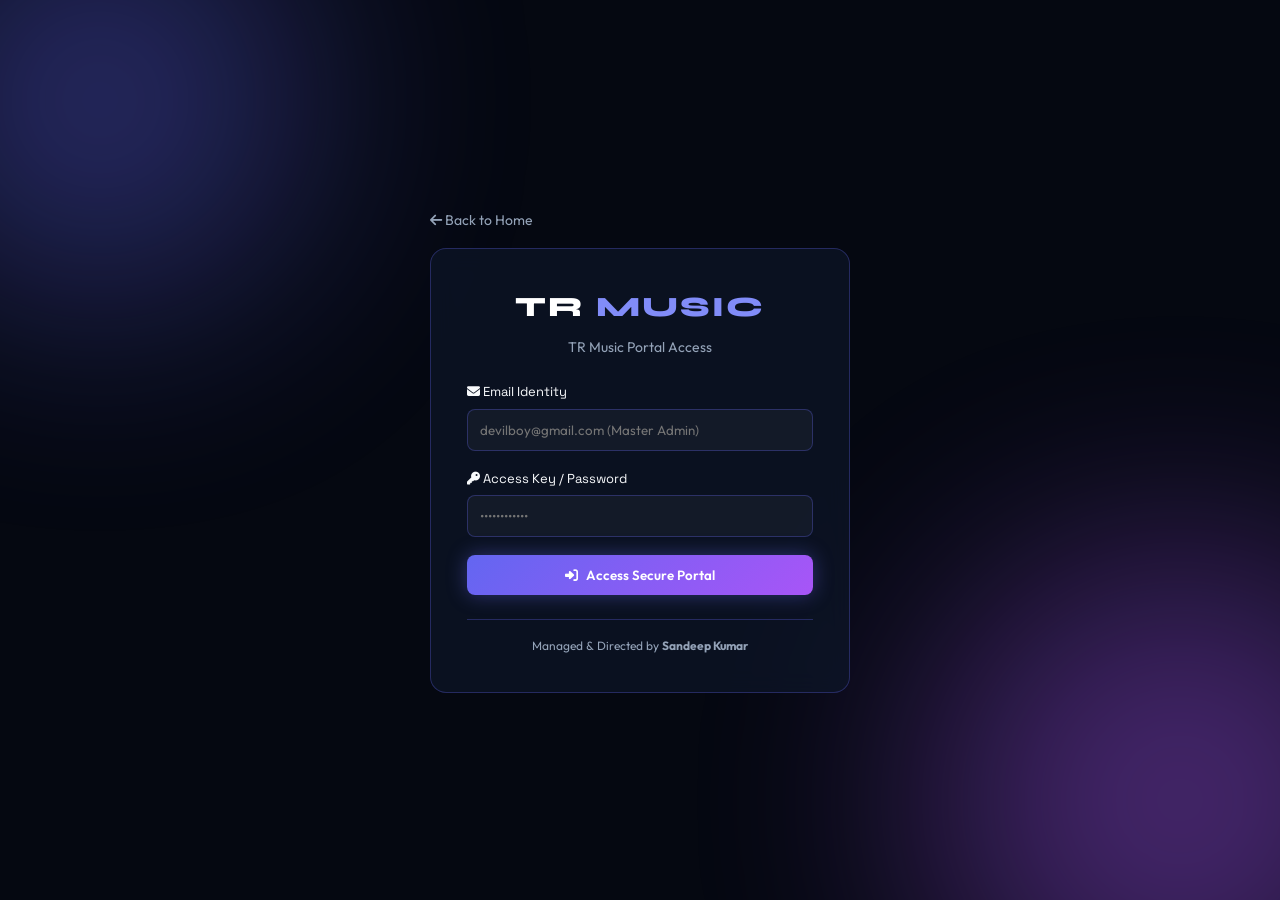
<file: login.html>
<!DOCTYPE html>
<html lang="en">
<head>
    <meta charset="UTF-8">
    <meta name="viewport" content="width=device-width, initial-scale=1.0">
    <title>Login — TR MUSIC Portal</title>
    <link rel="preconnect" href="https://fonts.googleapis.com">
    <link rel="preconnect" href="https://fonts.gstatic.com" crossorigin>
    <link href="https://fonts.googleapis.com/css2?family=Outfit:wght@300;500;700;900&family=Syne:wght@700;800&family=Space+Grotesk:wght@400;600&display=swap" rel="stylesheet">
    <link rel="stylesheet" href="https://cdnjs.cloudflare.com/ajax/libs/font-awesome/6.4.0/css/all.min.css">
    <link rel="stylesheet" href="css/style.css">
</head>
<body class="login-body">

    <div class="bg-orb orb-1"></div>
    <div class="bg-orb orb-2"></div>

    <div class="login-wrapper">
        <a href="index.html" class="back-home"><i class="fas fa-arrow-left"></i> Back to Home</a>
        <div class="glass-card login-card">
            <div class="login-header">
                <a href="index.html" class="logo">TR <span>MUSIC</span></a>
                <p class="login-subtitle">TR Music Portal Access</p>
            </div>

            <form class="login-form" id="loginForm">
                <div class="form-group">
                    <label><i class="fas fa-envelope"></i> Email Identity</label>
                    <input type="email" id="loginEmail" placeholder="devilboy@gmail.com (Master Admin)" required>
                </div>

                <div class="form-group">
                    <label><i class="fas fa-key"></i> Access Key / Password</label>
                    <input type="password" id="loginPassword" placeholder="••••••••••••" required>
                </div>

                <button type="submit" class="btn btn-glow btn-block">
                    <i class="fas fa-sign-in-alt"></i> Access Secure Portal
                </button>
            </form>

            <div class="login-footer">
                <p>Managed & Directed by <strong>Sandeep Kumar</strong></p>
            </div>
        </div>
    </div>

    <script>
        document.getElementById("loginForm").addEventListener("submit", function(e) {
            e.preventDefault();
            const email = document.getElementById("loginEmail").value.trim().toLowerCase();
            
            // Explicit Master Admin Authentication Check
            if (email === "devilboy@gmail.com") {
                alert("Master Admin Access Granted! Opening Control Center...");
                window.location.href = "dashboard/admin.html";
            } else {
                alert("Client Access Authenticated. Opening Artist Portal...");
                window.location.href = "dashboard/client.html";
            }
        });
    </script>
</body>
</html>
</file>
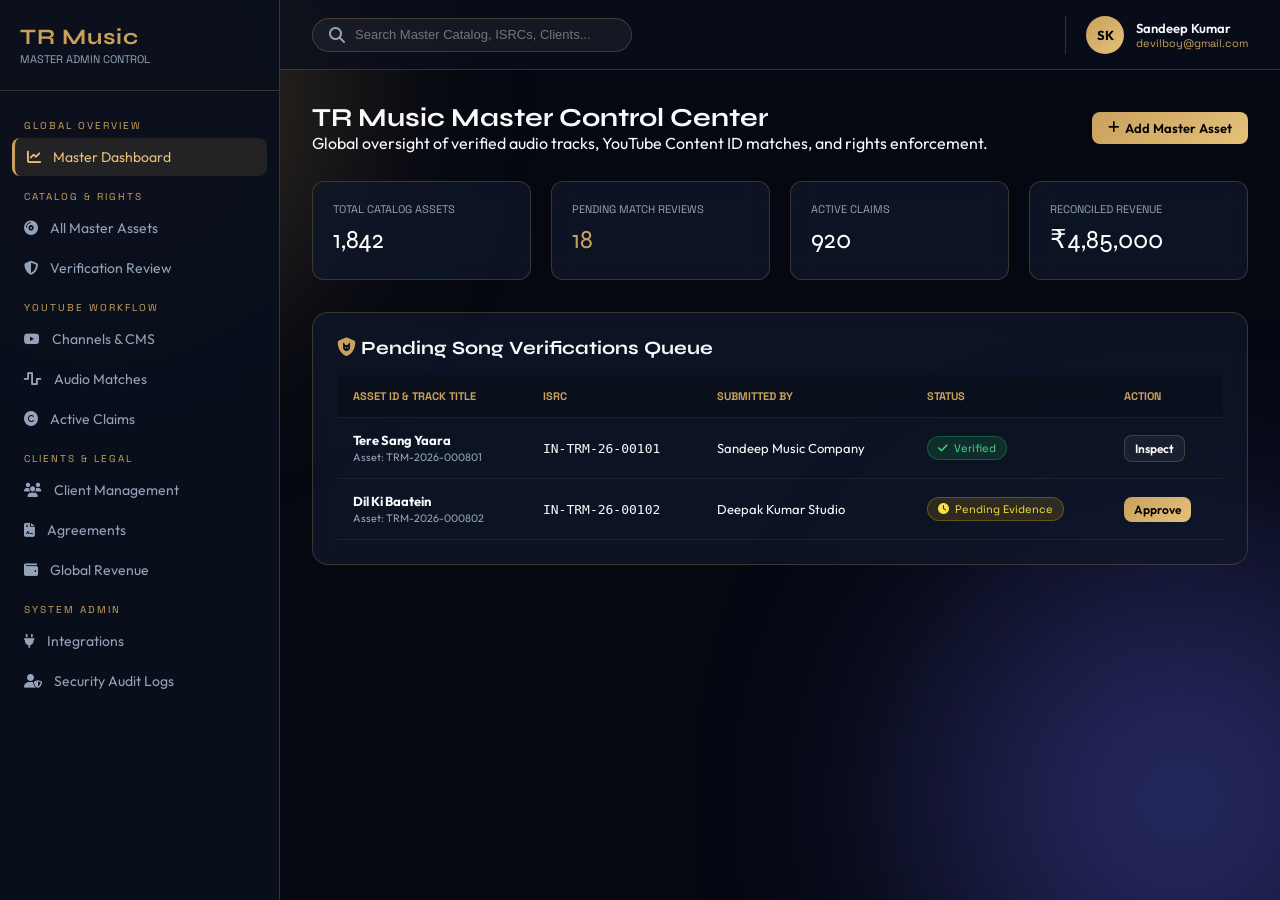
<file: dashboard/admin.html>
<!DOCTYPE html>
<html lang="en">
<head>
    <meta charset="UTF-8">
    <meta name="viewport" content="width=device-width, initial-scale=1.0">
    <title>TR Music — Master Admin Control Center</title>
    
    <link rel="preconnect" href="https://fonts.googleapis.com">
    <link rel="preconnect" href="https://fonts.gstatic.com" crossorigin>
    <link href="https://fonts.googleapis.com/css2?family=Outfit:wght@300;400;500;600;700;800&family=Space+Grotesk:wght@400;500;600;700&family=Syne:wght@700;800&display=swap" rel="stylesheet">
    <link rel="stylesheet" href="https://cdnjs.cloudflare.com/ajax/libs/font-awesome/6.4.0/css/all.min.css">

    <style>
        :root {
            --bg-dark: #050811;
            --bg-card: rgba(15, 23, 42, 0.75);
            --gold: #C9A15C;
            --gold-glow: #E5C17C;
            --border-glow: rgba(201, 161, 92, 0.25);
            --text-main: #f8fafc;
            --text-muted: #94a3b8;
            --success: #22c55e;
            --warning: #eab308;
            --danger: #ef4444;
            --font-head: 'Syne', sans-serif;
            --font-body: 'Outfit', sans-serif;
            --font-code: 'Space Grotesk', monospace;
        }

        * { margin: 0; padding: 0; box-sizing: border-box; }
        body {
            background-color: var(--bg-dark);
            color: var(--text-main);
            font-family: var(--font-body);
            display: flex;
            height: 100vh;
            overflow: hidden;
        }

        .orb {
            position: fixed;
            border-radius: 50%;
            filter: blur(120px);
            z-index: 0;
            pointer-events: none;
            opacity: 0.35;
        }
        .orb-1 { width: 400px; height: 400px; background: var(--gold); top: -100px; left: -100px; }
        .orb-2 { width: 500px; height: 500px; background: #6366f1; bottom: -150px; right: -150px; }

        .sidebar {
            width: 280px;
            background: rgba(10, 15, 29, 0.95);
            border-right: 1px solid var(--border-glow);
            display: flex;
            flex-direction: column;
            z-index: 10;
            backdrop-filter: blur(16px);
        }
        .sidebar-brand {
            padding: 24px 20px;
            border-bottom: 1px solid var(--border-glow);
        }
        .sidebar-brand h1 {
            font-family: var(--font-head);
            font-size: 22px;
            color: var(--gold);
            letter-spacing: 1px;
        }
        .sidebar-brand p {
            font-size: 11px;
            color: var(--text-muted);
            font-family: var(--font-code);
            margin-top: 2px;
        }

        .sidebar-menu { flex: 1; overflow-y: auto; padding: 16px 12px; }
        .menu-category {
            font-family: var(--font-code);
            font-size: 10px;
            color: var(--gold);
            letter-spacing: 2px;
            padding: 12px 12px 6px;
            text-transform: uppercase;
        }
        .nav-item {
            display: flex;
            align-items: center;
            gap: 12px;
            padding: 10px 12px;
            color: var(--text-muted);
            text-decoration: none;
            font-size: 14px;
            border-radius: 8px;
            margin-bottom: 2px;
            transition: all 0.2s;
            cursor: pointer;
        }
        .nav-item:hover, .nav-item.active {
            background: rgba(201, 161, 92, 0.12);
            color: var(--gold-glow);
            border-left: 3px solid var(--gold);
        }

        .main-wrapper {
            flex: 1;
            display: flex;
            flex-direction: column;
            z-index: 1;
            overflow: hidden;
        }

        .top-header {
            height: 70px;
            border-bottom: 1px solid var(--border-glow);
            background: rgba(10, 15, 29, 0.7);
            backdrop-filter: blur(12px);
            display: flex;
            align-items: center;
            justify-content: space-between;
            padding: 0 32px;
        }
        .search-bar {
            display: flex;
            align-items: center;
            background: rgba(255, 255, 255, 0.05);
            border: 1px solid var(--border-glow);
            border-radius: 20px;
            padding: 8px 16px;
            width: 320px;
            gap: 10px;
        }
        .search-bar input {
            background: transparent;
            border: none;
            color: #fff;
            outline: none;
            font-size: 13px;
            width: 100%;
        }
        .user-profile {
            display: flex;
            align-items: center;
            gap: 12px;
            font-size: 13px;
            border-left: 1px solid var(--border-glow);
            padding-left: 20px;
        }
        .avatar {
            width: 38px;
            height: 38px;
            border-radius: 50%;
            background: linear-gradient(135deg, var(--gold), var(--gold-glow));
            color: #000;
            display: flex;
            align-items: center;
            justify-content: center;
            font-weight: 700;
        }

        .dashboard-body { flex: 1; overflow-y: auto; padding: 32px; }

        .header-title-box {
            display: flex;
            justify-content: space-between;
            align-items: center;
            margin-bottom: 28px;
        }
        .header-title-box h2 { font-family: var(--font-head); font-size: 26px; }

        .kpi-grid {
            display: grid;
            grid-template-columns: repeat(auto-fit, minmax(200px, 1fr));
            gap: 20px;
            margin-bottom: 32px;
        }
        .kpi-card {
            background: var(--bg-card);
            border: 1px solid var(--border-glow);
            border-radius: 12px;
            padding: 20px;
            backdrop-filter: blur(12px);
        }
        .kpi-title { font-family: var(--font-code); font-size: 11px; color: var(--text-muted); }
        .kpi-value { font-family: var(--font-head); font-size: 26px; color: #fff; margin: 8px 0 4px; }

        .glass-card {
            background: var(--bg-card);
            border: 1px solid var(--border-glow);
            border-radius: 16px;
            padding: 24px;
            backdrop-filter: blur(12px);
            margin-bottom: 24px;
        }

        table { width: 100%; border-collapse: collapse; text-align: left; font-size: 13px; }
        th, td { padding: 14px 16px; border-bottom: 1px solid rgba(201, 161, 92, 0.1); }
        th { font-family: var(--font-code); color: var(--gold); font-size: 11px; text-transform: uppercase; background: rgba(0, 0, 0, 0.2); }

        .status-badge {
            padding: 4px 10px;
            border-radius: 20px;
            font-size: 11px;
            font-family: var(--font-code);
            display: inline-flex;
            align-items: center;
            gap: 6px;
        }
        .status-active { background: rgba(34, 197, 94, 0.15); color: #4ade80; border: 1px solid rgba(34, 197, 94, 0.3); }
        .status-pending { background: rgba(234, 179, 8, 0.15); color: #fde047; border: 1px solid rgba(234, 179, 8, 0.3); }

        .btn {
            padding: 8px 16px;
            border-radius: 8px;
            font-family: var(--font-body);
            font-size: 13px;
            font-weight: 600;
            border: none;
            cursor: pointer;
            transition: all 0.2s;
            display: inline-flex;
            align-items: center;
            gap: 6px;
        }
        .btn-gold { background: linear-gradient(135deg, var(--gold), var(--gold-glow)); color: #000; }
        .btn-glass { background: rgba(255, 255, 255, 0.05); border: 1px solid var(--border-glow); color: #fff; }
        .btn-sm { padding: 5px 10px; font-size: 12px; }
    </style>
</head>
<body>

    <div class="orb orb-1"></div>
    <div class="orb orb-2"></div>

    <aside class="sidebar">
        <div class="sidebar-brand">
            <h1>TR Music</h1>
            <p>MASTER ADMIN CONTROL</p>
        </div>

        <div class="sidebar-menu">
            <div class="menu-category">Global Overview</div>
            <a class="nav-item active"><i class="fas fa-chart-line"></i> Master Dashboard</a>

            <div class="menu-category">Catalog & Rights</div>
            <a class="nav-item"><i class="fas fa-compact-disc"></i> All Master Assets</a>
            <a class="nav-item"><i class="fas fa-shield-halved"></i> Verification Review</a>

            <div class="menu-category">YouTube Workflow</div>
            <a class="nav-item"><i class="fab fa-youtube"></i> Channels & CMS</a>
            <a class="nav-item"><i class="fas fa-wave-square"></i> Audio Matches</a>
            <a class="nav-item"><i class="fas fa-copyright"></i> Active Claims</a>

            <div class="menu-category">Clients & Legal</div>
            <a class="nav-item"><i class="fas fa-users"></i> Client Management</a>
            <a class="nav-item"><i class="fas fa-file-contract"></i> Agreements</a>
            <a class="nav-item"><i class="fas fa-wallet"></i> Global Revenue</a>

            <div class="menu-category">System Admin</div>
            <a class="nav-item"><i class="fas fa-plug"></i> Integrations</a>
            <a class="nav-item"><i class="fas fa-user-shield"></i> Security Audit Logs</a>
        </div>
    </aside>

    <div class="main-wrapper">
        <header class="top-header">
            <div class="search-bar">
                <i class="fas fa-search" style="color: var(--text-muted);"></i>
                <input type="text" placeholder="Search Master Catalog, ISRCs, Clients...">
            </div>

            <div class="user-profile">
                <div class="avatar">SK</div>
                <div>
                    <div style="font-weight: 600;">Sandeep Kumar</div>
                    <div style="font-size: 11px; color: var(--gold); font-family: var(--font-code);">devilboy@gmail.com</div>
                </div>
            </div>
        </header>

        <main class="dashboard-body">
            <div class="header-title-box">
                <div>
                    <h2>TR Music Master Control Center</h2>
                    <p>Global oversight of verified audio tracks, YouTube Content ID matches, and rights enforcement.</p>
                </div>
                <button class="btn btn-gold"><i class="fas fa-plus"></i> Add Master Asset</button>
            </div>

            <div class="kpi-grid">
                <div class="kpi-card">
                    <div class="kpi-title">TOTAL CATALOG ASSETS</div>
                    <div class="kpi-value">1,842</div>
                </div>
                <div class="kpi-card">
                    <div class="kpi-title">PENDING MATCH REVIEWS</div>
                    <div class="kpi-value" style="color: var(--gold);">18</div>
                </div>
                <div class="kpi-card">
                    <div class="kpi-title">ACTIVE CLAIMS</div>
                    <div class="kpi-value">920</div>
                </div>
                <div class="kpi-card">
                    <div class="kpi-title">RECONCILED REVENUE</div>
                    <div class="kpi-value">₹4,85,000</div>
                </div>
            </div>

            <div class="glass-card">
                <h3 style="font-family: var(--font-head); margin-bottom: 16px;"><i class="fas fa-shield-cat" style="color: var(--gold);"></i> Pending Song Verifications Queue</h3>
                <table>
                    <thead>
                        <tr>
                            <th>Asset ID & Track Title</th>
                            <th>ISRC</th>
                            <th>Submitted By</th>
                            <th>Status</th>
                            <th>Action</th>
                        </tr>
                    </thead>
                    <tbody>
                        <tr>
                            <td><b>Tere Sang Yaara</b><br><small style="color: var(--text-muted);">Asset: TRM-2026-000801</small></td>
                            <td><code>IN-TRM-26-00101</code></td>
                            <td>Sandeep Music Company</td>
                            <td><span class="status-badge status-active"><i class="fas fa-check"></i> Verified</span></td>
                            <td><button class="btn btn-glass btn-sm">Inspect</button></td>
                        </tr>
                        <tr>
                            <td><b>Dil Ki Baatein</b><br><small style="color: var(--text-muted);">Asset: TRM-2026-000802</small></td>
                            <td><code>IN-TRM-26-00102</code></td>
                            <td>Deepak Kumar Studio</td>
                            <td><span class="status-badge status-pending"><i class="fas fa-clock"></i> Pending Evidence</span></td>
                            <td><button class="btn btn-gold btn-sm" onclick="alert('Verification approved by Sandeep Kumar')">Approve</button></td>
                        </tr>
                    </tbody>
                </table>
            </div>
        </main>
    </div>

</body>
</html>
</file>
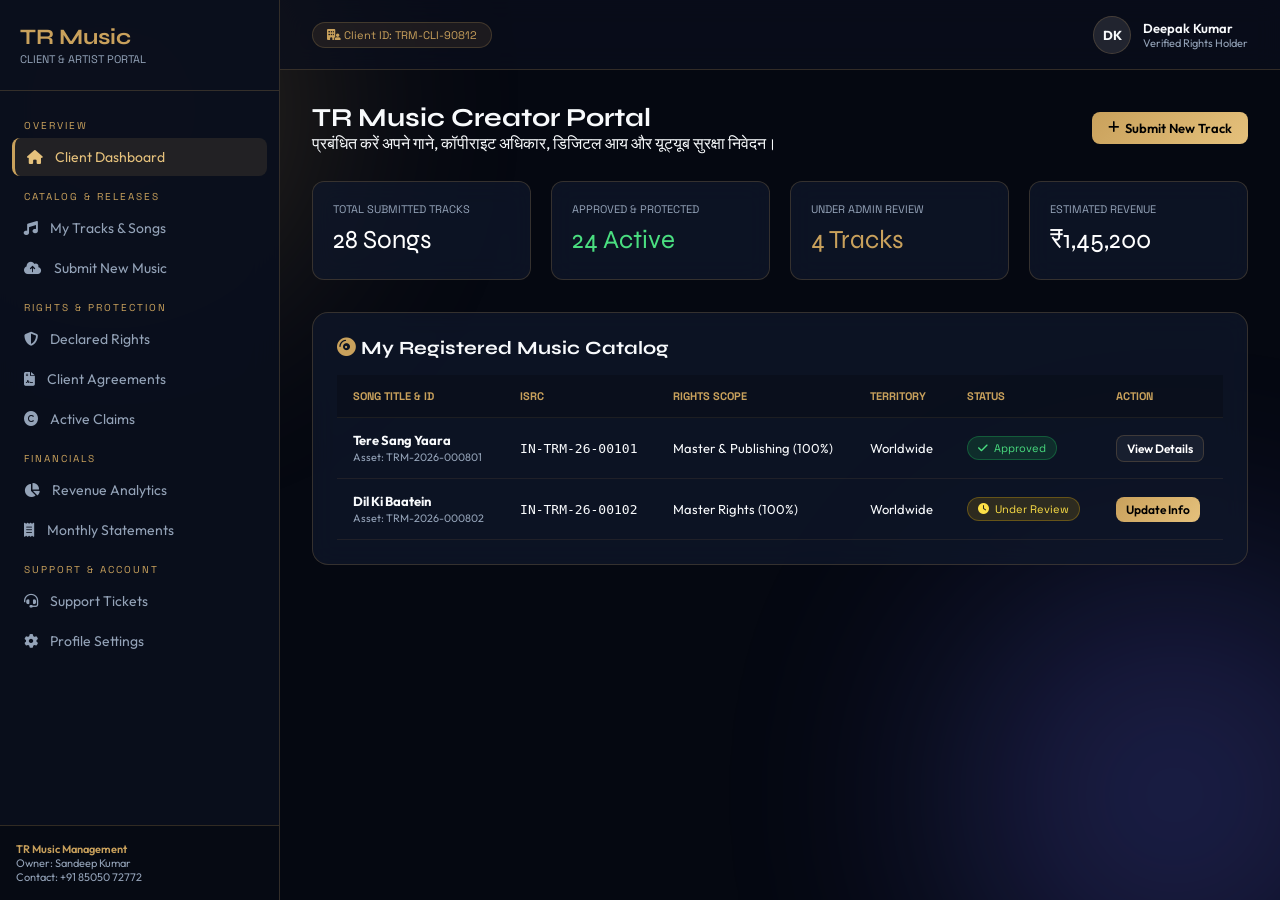
<file: dashboard/client.html>
<!DOCTYPE html>
<html lang="hi">
<head>
    <meta charset="UTF-8">
    <meta name="viewport" content="width=device-width, initial-scale=1.0">
    <title>TR Music — Client & Artist Rights Portal</title>
    
    <link rel="preconnect" href="https://fonts.googleapis.com">
    <link rel="preconnect" href="https://fonts.gstatic.com" crossorigin>
    <link href="https://fonts.googleapis.com/css2?family=Outfit:wght@300;400;500;600;700;800&family=Space+Grotesk:wght@400;500;600;700&family=Syne:wght@700;800&display=swap" rel="stylesheet">
    <link rel="stylesheet" href="https://cdnjs.cloudflare.com/ajax/libs/font-awesome/6.4.0/css/all.min.css">

    <style>
        :root {
            --bg-dark: #050811;
            --bg-card: rgba(15, 23, 42, 0.75);
            --gold: #C9A15C;
            --gold-glow: #E5C17C;
            --border-glow: rgba(201, 161, 92, 0.22);
            --text-main: #f8fafc;
            --text-muted: #94a3b8;
            --font-head: 'Syne', sans-serif;
            --font-body: 'Outfit', sans-serif;
            --font-code: 'Space Grotesk', monospace;
        }

        * { margin: 0; padding: 0; box-sizing: border-box; }
        body {
            background-color: var(--bg-dark);
            color: var(--text-main);
            font-family: var(--font-body);
            display: flex;
            height: 100vh;
            overflow: hidden;
        }

        .orb {
            position: fixed;
            border-radius: 50%;
            filter: blur(120px);
            z-index: 0;
            pointer-events: none;
            opacity: 0.25;
        }
        .orb-1 { width: 380px; height: 380px; background: var(--gold); top: -80px; left: -80px; }
        .orb-2 { width: 450px; height: 450px; background: #6366f1; bottom: -120px; right: -120px; }

        .sidebar {
            width: 280px;
            background: rgba(10, 15, 29, 0.95);
            border-right: 1px solid var(--border-glow);
            display: flex;
            flex-direction: column;
            z-index: 10;
            backdrop-filter: blur(16px);
        }
        .sidebar-brand {
            padding: 24px 20px;
            border-bottom: 1px solid var(--border-glow);
        }
        .sidebar-brand h1 {
            font-family: var(--font-head);
            font-size: 22px;
            color: var(--gold);
        }
        .sidebar-brand p {
            font-size: 11px;
            color: var(--text-muted);
            font-family: var(--font-code);
            margin-top: 2px;
        }

        .sidebar-menu { flex: 1; overflow-y: auto; padding: 16px 12px; }
        .menu-category {
            font-family: var(--font-code);
            font-size: 10px;
            color: var(--gold);
            letter-spacing: 2px;
            padding: 12px 12px 6px;
            text-transform: uppercase;
        }
        .nav-item {
            display: flex;
            align-items: center;
            gap: 12px;
            padding: 10px 12px;
            color: var(--text-muted);
            text-decoration: none;
            font-size: 14px;
            border-radius: 8px;
            margin-bottom: 2px;
            transition: all 0.2s;
            cursor: pointer;
        }
        .nav-item:hover, .nav-item.active {
            background: rgba(201, 161, 92, 0.12);
            color: var(--gold-glow);
            border-left: 3px solid var(--gold);
        }

        .company-footer {
            padding: 16px;
            border-top: 1px solid var(--border-glow);
            font-size: 11px;
            color: var(--text-muted);
            background: rgba(0, 0, 0, 0.3);
        }

        .main-wrapper {
            flex: 1;
            display: flex;
            flex-direction: column;
            z-index: 1;
            overflow: hidden;
        }

        .top-header {
            height: 70px;
            border-bottom: 1px solid var(--border-glow);
            background: rgba(10, 15, 29, 0.7);
            backdrop-filter: blur(12px);
            display: flex;
            align-items: center;
            justify-content: space-between;
            padding: 0 32px;
        }
        .client-id-badge {
            font-family: var(--font-code);
            font-size: 11px;
            color: var(--gold);
            background: rgba(201, 161, 92, 0.1);
            padding: 5px 14px;
            border-radius: 20px;
            border: 1px solid var(--border-glow);
        }

        .dashboard-body { flex: 1; overflow-y: auto; padding: 32px; }

        .header-title-box {
            display: flex;
            justify-content: space-between;
            align-items: center;
            margin-bottom: 28px;
        }
        .header-title-box h2 { font-family: var(--font-head); font-size: 26px; }

        .kpi-grid {
            display: grid;
            grid-template-columns: repeat(auto-fit, minmax(200px, 1fr));
            gap: 20px;
            margin-bottom: 32px;
        }
        .kpi-card {
            background: var(--bg-card);
            border: 1px solid var(--border-glow);
            border-radius: 12px;
            padding: 20px;
            backdrop-filter: blur(12px);
        }
        .kpi-title { font-family: var(--font-code); font-size: 11px; color: var(--text-muted); }
        .kpi-value { font-family: var(--font-head); font-size: 26px; color: #fff; margin: 8px 0 4px; }

        .glass-card {
            background: var(--bg-card);
            border: 1px solid var(--border-glow);
            border-radius: 16px;
            padding: 24px;
            backdrop-filter: blur(12px);
            margin-bottom: 24px;
        }

        table { width: 100%; border-collapse: collapse; text-align: left; font-size: 13px; }
        th, td { padding: 14px 16px; border-bottom: 1px solid rgba(201, 161, 92, 0.1); }
        th { font-family: var(--font-code); color: var(--gold); font-size: 11px; text-transform: uppercase; background: rgba(0, 0, 0, 0.2); }

        .status-badge {
            padding: 4px 10px;
            border-radius: 20px;
            font-size: 11px;
            font-family: var(--font-code);
            display: inline-flex;
            align-items: center;
            gap: 6px;
        }
        .status-approved { background: rgba(34, 197, 94, 0.15); color: #4ade80; border: 1px solid rgba(34, 197, 94, 0.3); }
        .status-pending { background: rgba(234, 179, 8, 0.15); color: #fde047; border: 1px solid rgba(234, 179, 8, 0.3); }

        .btn {
            padding: 8px 16px;
            border-radius: 8px;
            font-family: var(--font-body);
            font-size: 13px;
            font-weight: 600;
            border: none;
            cursor: pointer;
            transition: all 0.2s;
            display: inline-flex;
            align-items: center;
            gap: 6px;
        }
        .btn-gold { background: linear-gradient(135deg, var(--gold), var(--gold-glow)); color: #000; }
        .btn-glass { background: rgba(255, 255, 255, 0.05); border: 1px solid var(--border-glow); color: #fff; }
        .btn-sm { padding: 5px 10px; font-size: 12px; }

        /* Modal Overlay & Upload Form Styling */
        .modal-overlay {
            position: fixed;
            top: 0; left: 0; width: 100%; height: 100%;
            background: rgba(5, 8, 17, 0.88);
            backdrop-filter: blur(10px);
            z-index: 200;
            display: flex;
            justify-content: center;
            align-items: center;
            padding: 20px;
        }
        .modal-content {
            width: 100%;
            max-width: 850px;
            max-height: 90vh;
            overflow-y: auto;
            border: 1px solid var(--border-glow);
            box-shadow: 0 0 30px rgba(201, 161, 92, 0.15);
        }
        .modal-header {
            display: flex;
            justify-content: space-between;
            align-items: center;
            border-bottom: 1px solid var(--border-glow);
            padding-bottom: 16px;
            margin-bottom: 20px;
        }
        .modal-header h3 { font-family: var(--font-head); font-size: 20px; color: var(--gold); }
        .close-btn { font-size: 24px; cursor: pointer; color: var(--text-muted); }
        .close-btn:hover { color: #fff; }

        .form-section-title {
            font-family: var(--font-code);
            font-size: 12px;
            color: var(--gold);
            letter-spacing: 1.5px;
            text-transform: uppercase;
            margin: 20px 0 12px;
            border-bottom: 1px dashed rgba(201, 161, 92, 0.2);
            padding-bottom: 4px;
        }

        .form-row { display: flex; gap: 16px; margin-bottom: 16px; flex-wrap: wrap; }
        .form-group { flex: 1; min-width: 240px; }
        .form-group label {
            display: block;
            font-size: 12px;
            font-family: var(--font-code);
            color: var(--text-muted);
            margin-bottom: 6px;
        }
        .form-group input, .form-group select, .form-group textarea {
            width: 100%;
            padding: 10px 14px;
            background: rgba(255, 255, 255, 0.04);
            border: 1px solid var(--border-glow);
            border-radius: 8px;
            color: #fff;
            font-family: var(--font-body);
            font-size: 14px;
            outline: none;
            transition: 0.3s;
        }
        .form-group input:focus, .form-group select:focus, .form-group textarea:focus {
            border-color: var(--gold);
            box-shadow: 0 0 10px rgba(201, 161, 92, 0.2);
        }
        .form-group input[type="file"] {
            padding: 8px;
            background: rgba(201, 161, 92, 0.05);
            cursor: pointer;
        }
    </style>
</head>
<body>

    <div class="orb orb-1"></div>
    <div class="orb orb-2"></div>

    <aside class="sidebar">
        <div class="sidebar-brand">
            <h1>TR Music</h1>
            <p>CLIENT & ARTIST PORTAL</p>
        </div>

        <div class="sidebar-menu">
            <div class="menu-category">Overview</div>
            <a class="nav-item active"><i class="fas fa-house"></i> Client Dashboard</a>

            <div class="menu-category">Catalog & Releases</div>
            <a class="nav-item"><i class="fas fa-music"></i> My Tracks & Songs</a>
            <a class="nav-item" onclick="openUploadModal()"><i class="fas fa-cloud-arrow-up"></i> Submit New Music</a>

            <div class="menu-category">Rights & Protection</div>
            <a class="nav-item"><i class="fas fa-shield-halved"></i> Declared Rights</a>
            <a class="nav-item"><i class="fas fa-file-contract"></i> Client Agreements</a>
            <a class="nav-item"><i class="fas fa-copyright"></i> Active Claims</a>

            <div class="menu-category">Financials</div>
            <a class="nav-item"><i class="fas fa-chart-pie"></i> Revenue Analytics</a>
            <a class="nav-item"><i class="fas fa-receipt"></i> Monthly Statements</a>

            <div class="menu-category">Support & Account</div>
            <a class="nav-item"><i class="fas fa-headset"></i> Support Tickets</a>
            <a class="nav-item"><i class="fas fa-gear"></i> Profile Settings</a>
        </div>

        <div class="company-footer">
            <div style="font-weight: 600; color: var(--gold);">TR Music Management</div>
            <div>Owner: Sandeep Kumar</div>
            <div>Contact: +91 85050 72772</div>
        </div>
    </aside>

    <div class="main-wrapper">
        <header class="top-header">
            <span class="client-id-badge"><i class="fas fa-building-user"></i> Client ID: TRM-CLI-90812</span>

            <div style="display: flex; align-items: center; gap: 12px; font-size: 13px;">
                <div style="width: 38px; height: 38px; border-radius: 50%; background: rgba(255,255,255,0.1); border: 1px solid var(--border-glow); display: flex; align-items: center; justify-content: center; font-weight: 700;">DK</div>
                <div>
                    <div style="font-weight: 600;">Deepak Kumar</div>
                    <div style="font-size: 11px; color: var(--text-muted);">Verified Rights Holder</div>
                </div>
            </div>
        </header>

        <main class="dashboard-body">
            <div class="header-title-box">
                <div>
                    <h2>TR Music Creator Portal</h2>
                    <p>प्रबंधित करें अपने गाने, कॉपीराइट अधिकार, डिजिटल आय और यूट्यूब सुरक्षा निवेदन।</p>
                </div>
                <button class="btn btn-gold" onclick="openUploadModal()"><i class="fas fa-plus"></i> Submit New Track</button>
            </div>

            <div class="kpi-grid">
                <div class="kpi-card">
                    <div class="kpi-title">TOTAL SUBMITTED TRACKS</div>
                    <div class="kpi-value">28 Songs</div>
                </div>
                <div class="kpi-card">
                    <div class="kpi-title">APPROVED & PROTECTED</div>
                    <div class="kpi-value" style="color: #4ade80;">24 Active</div>
                </div>
                <div class="kpi-card">
                    <div class="kpi-title">UNDER ADMIN REVIEW</div>
                    <div class="kpi-value" style="color: var(--gold);">4 Tracks</div>
                </div>
                <div class="kpi-card">
                    <div class="kpi-title">ESTIMATED REVENUE</div>
                    <div class="kpi-value">₹1,45,200</div>
                </div>
            </div>

            <div class="glass-card">
                <h3 style="font-family: var(--font-head); margin-bottom: 16px;"><i class="fas fa-compact-disc" style="color: var(--gold);"></i> My Registered Music Catalog</h3>
                <table>
                    <thead>
                        <tr>
                            <th>Song Title & ID</th>
                            <th>ISRC</th>
                            <th>Rights Scope</th>
                            <th>Territory</th>
                            <th>Status</th>
                            <th>Action</th>
                        </tr>
                    </thead>
                    <tbody>
                        <tr>
                            <td><b>Tere Sang Yaara</b><br><small style="color: var(--text-muted);">Asset: TRM-2026-000801</small></td>
                            <td><code>IN-TRM-26-00101</code></td>
                            <td>Master & Publishing (100%)</td>
                            <td>Worldwide</td>
                            <td><span class="status-badge status-approved"><i class="fas fa-check"></i> Approved</span></td>
                            <td><button class="btn btn-glass btn-sm">View Details</button></td>
                        </tr>
                        <tr>
                            <td><b>Dil Ki Baatein</b><br><small style="color: var(--text-muted);">Asset: TRM-2026-000802</small></td>
                            <td><code>IN-TRM-26-00102</code></td>
                            <td>Master Rights (100%)</td>
                            <td>Worldwide</td>
                            <td><span class="status-badge status-pending"><i class="fas fa-clock"></i> Under Review</span></td>
                            <td><button class="btn btn-gold btn-sm" onclick="openUploadModal()">Update Info</button></td>
                        </tr>
                    </tbody>
                </table>
            </div>
        </main>
    </div>

    <!-- Complete Song Submission Modal Wizard -->
    <div id="uploadModal" class="modal-overlay" style="display: none;">
        <div class="glass-card modal-content">
            <div class="modal-header">
                <h3><i class="fas fa-cloud-arrow-up"></i> New Music Submission Wizard</h3>
                <span class="close-btn" onclick="closeUploadModal()">&times;</span>
            </div>

            <form id="fullSongUploadForm" onsubmit="submitSongForm(event)">
                
                <!-- Section 1: Track Metadata -->
                <div class="form-section-title"><i class="fas fa-info-circle"></i> 1. Track Basic Details</div>
                
                <div class="form-row">
                    <div class="form-group">
                        <label>Song Title (गाने का नाम) *</label>
                        <input type="text" placeholder="e.g. Tu Yaad Aata Hai" required>
                    </div>
                    <div class="form-group">
                        <label>Alternate Title / Version</label>
                        <input type="text" placeholder="e.g. Lofi Remix / Acoustic Version">
                    </div>
                </div>

                <div class="form-row">
                    <div class="form-group">
                        <label>Language (भाषा) *</label>
                        <select required>
                            <option value="Hindi">Hindi</option>
                            <option value="Punjabi">Punjabi</option>
                            <option value="Bhojpuri">Bhojpuri</option>
                            <option value="Haryanvi">Haryanvi</option>
                            <option value="English">English</option>
                        </select>
                    </div>
                    <div class="form-group">
                        <label>Genre *</label>
                        <select required>
                            <option value="Romantic">Romantic / Sad</option>
                            <option value="Pop">Pop / Commercial</option>
                            <option value="Hip-Hop">Hip-Hop / Rap</option>
                            <option value="Folk">Folk / Traditional</option>
                            <option value="Devotional">Devotional / Bhakti</option>
                        </select>
                    </div>
                </div>

                <!-- Section 2: Credits -->
                <div class="form-section-title"><i class="fas fa-users"></i> 2. Artist & Production Credits</div>

                <div class="form-row">
                    <div class="form-group">
                        <label>Primary Singer / Artist *</label>
                        <input type="text" placeholder="e.g. Deepak Kumar" required>
                    </div>
                    <div class="form-group">
                        <label>Music Composer / Director *</label>
                        <input type="text" placeholder="e.g. Hariom Kumar" required>
                    </div>
                </div>

                <div class="form-row">
                    <div class="form-group">
                        <label>Lyricist (गीतकार) *</label>
                        <input type="text" placeholder="e.g. Deepak Kumar" required>
                    </div>
                    <div class="form-group">
                        <label>Producer / Label Name *</label>
                        <input type="text" placeholder="e.g. Sandeep Music Company" required>
                    </div>
                </div>

                <!-- Section 3: Identifiers & Rights -->
                <div class="form-section-title"><i class="fas fa-barcode"></i> 3. Identifiers & Territory</div>

                <div class="form-row">
                    <div class="form-group">
                        <label>ISRC Code (If available)</label>
                        <input type="text" placeholder="IN-TRM-26-XXXXX">
                    </div>
                    <div class="form-group">
                        <label>UPC / EAN Code (Optional)</label>
                        <input type="text" placeholder="890XXXXXXXXXX">
                    </div>
                    <div class="form-group">
                        <label>Territory Policy *</label>
                        <select required>
                            <option value="Worldwide">Worldwide (Global Protection)</option>
                            <option value="India Only">India Only</option>
                        </select>
                    </div>
                </div>

                <!-- Section 4: File Uploads (Audio, Video, Thumbnail & Docs) -->
                <div class="form-section-title"><i class="fas fa-photo-film"></i> 4. Media & Document Uploads</div>

                <div class="form-row">
                    <div class="form-group">
                        <label><i class="fas fa-file-audio"></i> Master Audio File (.WAV / .MP3) *</label>
                        <input type="file" accept="audio/*" required>
                    </div>
                    <div class="form-group">
                        <label><i class="fas fa-file-image"></i> Cover Art / Thumbnail (3000x3000px JPG/PNG) *</label>
                        <input type="file" accept="image/*" required>
                    </div>
                </div>

                <div class="form-row">
                    <div class="form-group">
                        <label><i class="fas fa-file-video"></i> Video File (.MP4 - Optional)</label>
                        <input type="file" accept="video/*">
                    </div>
                    <div class="form-group">
                        <label><i class="fas fa-file-pdf"></i> Ownership Proof / Agreement Doc (.PDF)</label>
                        <input type="file" accept=".pdf,image/*">
                    </div>
                </div>

                <div style="display: flex; justify-content: flex-end; gap: 12px; margin-top: 24px;">
                    <button type="button" class="btn btn-glass" onclick="closeUploadModal()">Cancel</button>
                    <button type="submit" class="btn btn-gold"><i class="fas fa-paper-plane"></i> Submit Song to Sandeep Kumar</button>
                </div>
            </form>
        </div>
    </div>

    <script>
        function openUploadModal() {
            document.getElementById('uploadModal').style.display = 'flex';
        }

        function closeUploadModal() {
            document.getElementById('uploadModal').style.display = 'none';
        }

        function submitSongForm(e) {
            e.preventDefault();
            alert("Song and all media files submitted successfully! Sandeep Kumar (Master Admin) will review your submission.");
            closeUploadModal();
        }
    </script>
</body>
</html>
</file>
<file: css/style.css>
:root {
    --bg-main: #050811;
    --card-bg: rgba(15, 23, 42, 0.65);
    --border-glow: rgba(99, 102, 241, 0.3);
    --primary: #6366f1;
    --primary-glow: #818cf8;
    --accent: #22c55e;
    --text-head: 'Syne', sans-serif;
    --text-body: 'Outfit', sans-serif;
    --text-code: 'Space Grotesk', monospace;
    --text-light: #f8fafc;
    --text-muted: #94a3b8;
}

* { margin: 0; padding: 0; box-sizing: border-box; }
body { background-color: var(--bg-main); color: var(--text-light); font-family: var(--text-body); overflow-x: hidden; line-height: 1.6; }

.bg-orb { position: fixed; border-radius: 50%; filter: blur(120px); z-index: -1; opacity: 0.4; }
.orb-1 { width: 400px; height: 400px; background: #6366f1; top: -100px; left: -100px; }
.orb-2 { width: 500px; height: 500px; background: #a855f7; bottom: -150px; right: -150px; }

.container { max-width: 1200px; margin: 0 auto; padding: 0 24px; }
.navbar { padding: 20px 0; backdrop-filter: blur(16px); border-bottom: 1px solid var(--border-glow); position: sticky; top: 0; z-index: 100; }
.nav-container { display: flex; justify-content: space-between; align-items: center; }
.logo { font-family: var(--text-head); font-size: 28px; font-weight: 800; color: #fff; text-decoration: none; letter-spacing: 2px; }
.logo span { color: var(--primary-glow); }
.nav-links { display: flex; gap: 24px; align-items: center; }
.nav-links a { color: var(--text-muted); text-decoration: none; font-weight: 500; font-size: 15px; }

.btn { padding: 10px 22px; border-radius: 8px; font-family: var(--text-body); font-weight: 600; text-decoration: none; display: inline-flex; align-items: center; gap: 8px; cursor: pointer; border: none; }
.btn-glow { background: linear-gradient(135deg, #6366f1, #a855f7); color: #fff !important; box-shadow: 0 0 20px rgba(99, 102, 241, 0.4); }
.btn-primary { background: var(--primary); color: #fff; }
.btn-glass { background: rgba(255, 255, 255, 0.05); border: 1px solid var(--border-glow); color: #fff; }

.hero { padding: 100px 0 60px; text-align: center; }
.badge-tag { display: inline-block; padding: 6px 16px; background: rgba(99, 102, 241, 0.15); border: 1px solid var(--primary-glow); color: var(--primary-glow); border-radius: 30px; font-size: 13px; font-family: var(--text-code); margin-bottom: 24px; }
.hero-title { font-family: var(--text-head); font-size: 56px; font-weight: 800; line-height: 1.1; margin-bottom: 20px; }
.hero-title span { background: linear-gradient(135deg, #818cf8, #c084fc); -webkit-background-clip: text; -webkit-text-fill-color: transparent; }
.hero-subtext { font-size: 18px; color: var(--text-muted); max-width: 700px; margin: 0 auto 36px; }
.hero-btns { display: flex; justify-content: center; gap: 16px; }

.glass-card { background: var(--card-bg); backdrop-filter: blur(12px); border: 1px solid var(--border-glow); border-radius: 16px; padding: 32px; }
.about-section, .services-section { padding: 60px 0; }
.section-badge { text-align: center; color: var(--primary-glow); font-family: var(--text-code); font-size: 14px; letter-spacing: 3px; }
.section-title { text-align: center; font-family: var(--text-head); font-size: 36px; margin-bottom: 40px; }

.profile-card { display: flex; gap: 32px; align-items: center; max-width: 800px; margin: 0 auto; }
.profile-avatar { width: 90px; height: 90px; border-radius: 50%; background: rgba(99, 102, 241, 0.2); display: flex; align-items: center; justify-content: center; font-size: 40px; color: var(--primary-glow); border: 1px solid var(--primary-glow); }
.profile-name { font-family: var(--text-head); font-size: 28px; }
.profile-role { color: var(--primary-glow); font-family: var(--text-code); font-size: 14px; margin-bottom: 8px; }
.profile-bio { color: var(--text-muted); }

.services-grid { display: grid; grid-template-columns: repeat(auto-fit, minmax(220px, 1fr)); gap: 20px; }
.service-box .icon-wrap { font-size: 32px; color: var(--primary-glow); margin-bottom: 12px; }
.service-box h3 { font-family: var(--text-head); font-size: 20px; margin-bottom: 8px; }
.service-box p { color: var(--text-muted); font-size: 14px; }

/* Login Page Specific */
.login-body { min-height: 100vh; display: flex; align-items: center; justify-content: center; padding: 20px; }
.login-wrapper { width: 100%; max-width: 420px; }
.back-home { color: var(--text-muted); text-decoration: none; font-size: 14px; display: inline-block; margin-bottom: 16px; }
.login-card { padding: 36px; text-align: center; }
.login-header { margin-bottom: 24px; }
.login-subtitle { color: var(--text-muted); font-size: 14px; margin-top: 6px; }
.form-group { margin-bottom: 18px; text-align: left; }
.form-group label { display: block; font-size: 13px; color: var(--text-light); margin-bottom: 6px; font-family: var(--text-code); }
.form-group input { width: 100%; padding: 12px; background: rgba(255, 255, 255, 0.04); border: 1px solid var(--border-glow); border-radius: 8px; color: #fff; font-family: var(--text-body); outline: none; }
.btn-block { width: 100%; justify-content: center; padding: 12px; }
.login-footer { margin-top: 24px; border-top: 1px solid var(--border-glow); padding-top: 16px; font-size: 12px; color: var(--text-muted); }

/* Dashboard Extensions */
.dashboard-body { min-height: 100vh; padding-bottom: 60px; }
.dashboard-container { margin-top: 30px; }
.user-badge { display: flex; align-items: center; gap: 8px; font-family: var(--text-code); color: var(--primary-glow); font-size: 13px; background: rgba(99, 102, 241, 0.1); padding: 6px 14px; border-radius: 20px; border: 1px solid var(--border-glow); }
.badge-master-admin { background: rgba(168, 85, 247, 0.15); border-color: #c084fc; color: #c084fc; }
.dashboard-header { display: flex; justify-content: space-between; align-items: center; margin-bottom: 24px; flex-wrap: wrap; gap: 16px; }
.dashboard-header h2 { font-family: var(--text-head); font-size: 26px; }
.dashboard-header h2 span { color: var(--primary-glow); }

/* Table Styles */
.table-card { padding: 24px; }
.table-header { margin-bottom: 16px; }
.table-header h3 { font-family: var(--text-head); font-size: 18px; }
.table-wrapper { overflow-x: auto; }
table { width: 100%; border-collapse: collapse; text-align: left; font-size: 14px; }
th, td { padding: 12px 14px; border-bottom: 1px solid var(--border-glow); }
th { font-family: var(--text-code); color: var(--text-muted); font-size: 12px; text-transform: uppercase; background: rgba(0,0,0,0.2); }

.status { padding: 4px 10px; border-radius: 20px; font-weight: 600; font-size: 11px; font-family: var(--text-code); display: inline-block; }
.status-pending { background: rgba(245, 158, 11, 0.15); color: #fbbf24; border: 1px solid rgba(245, 158, 11, 0.3); }
.status-approved { background: rgba(34, 197, 94, 0.15); color: #4ade80; border: 1px solid rgba(34, 197, 94, 0.3); }
.status-rejected { background: rgba(239, 68, 68, 0.15); color: #f87171; border: 1px solid rgba(239, 68, 68, 0.3); }

.action-btns { display: flex; gap: 8px; }
.btn-sm { padding: 6px 12px; font-size: 12px; border-radius: 6px; border: none; cursor: pointer; font-weight: 600; }
.btn-approve { background: var(--accent); color: #fff; }
.btn-reject { background: #ef4444; color: #fff; }

/* Modal */
.modal-overlay { position: fixed; top: 0; left: 0; width: 100%; height: 100%; background: rgba(5, 8, 17, 0.85); backdrop-filter: blur(8px); z-index: 200; display: flex; justify-content: center; align-items: center; padding: 20px; }
.modal-content { width: 100%; max-width: 600px; padding: 28px; }
.modal-header { display: flex; justify-content: space-between; align-items: center; margin-bottom: 20px; border-bottom: 1px solid var(--border-glow); padding-bottom: 12px; }
.close-btn { font-size: 24px; cursor: pointer; color: var(--text-muted); }
.upload-form .form-row { display: flex; gap: 16px; flex-wrap: wrap; }
.upload-form .form-row .form-group { flex: 1; min-width: 200px; }
.modal-footer { display: flex; justify-content: flex-end; gap: 12px; margin-top: 20px; }
.footer { border-top: 1px solid var(--border-glow); padding: 30px 0; text-align: center; color: var(--text-muted); margin-top: 60px; font-size: 14px; }
.footer-logo { font-family: var(--text-head); font-size: 22px; color: #fff; margin-bottom: 8px; }
.footer-logo span { color: var(--primary-glow); }
</file>
